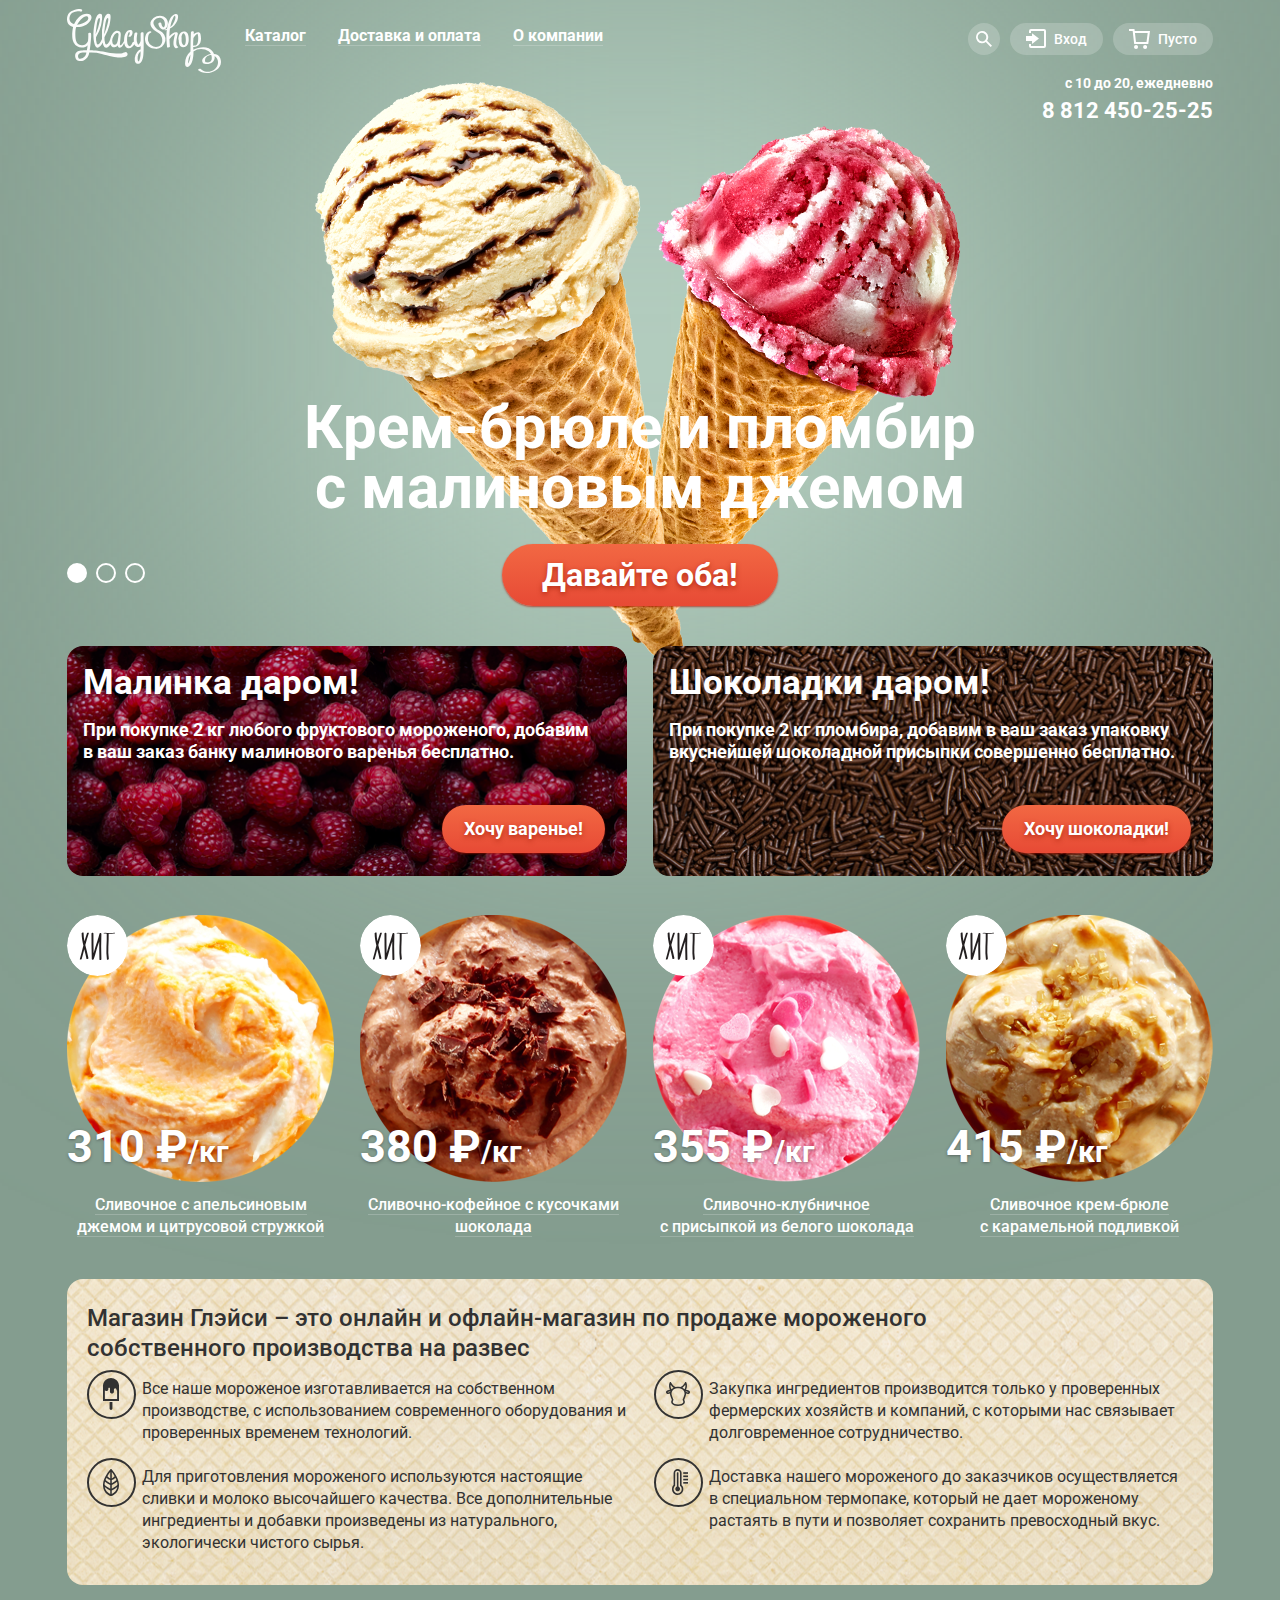
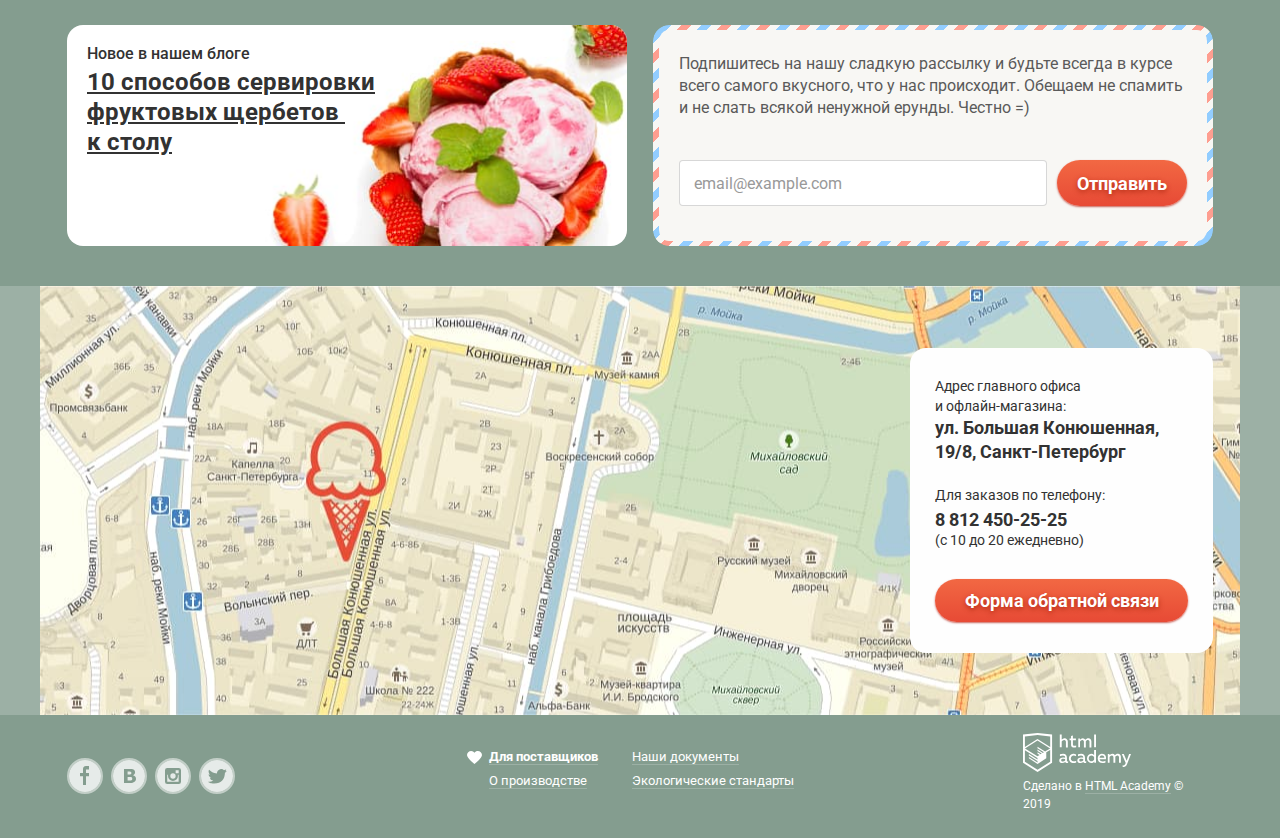
<file: index.html>
<!DOCTYPE html>
<html lang="ru">
<head class="page">
  <meta charset="utf-8" />
  <title>HTML Academy: Глейси</title>
  <link href="https://fonts.googleapis.com/css2?family=Roboto:wght@400;500;700&display=swap" rel="stylesheet" />
  <link rel="stylesheet" href="css/normalize.css" />
  <link rel="stylesheet" href="css/ministyle.css" />
</head>

<body class="page-body page-body-bg1 js-sliderBg">
<header class="header-container">
  <div class="container header">
    <div class="navigation-container">
      <nav class="navigation">
        <a class="main-header-logo" tabindex="1">
          <img src="img/logo.svg" width="154" height="64" alt="Логотип Gllacy Shop" />
        </a>

        <ul class="site-navigation">
          <li class="site-navigation-item dropdown catalog">
            <a class="site-navigation-link" href="" aria-label="Каталог" tabindex="2">Каталог</a>
            <ul class="dropdown-menu-list catalog">
              <li class="dropdown-menu-item selection">
                <a class="dropdown-menu-link selection-text" href="" aria-label="Новинки">Новинки</a>
              </li>
              <li class="dropdown-menu-item">
                <a class="dropdown-menu-link" href="catalog.html" aria-label="Сливочное">Сливочное</a>
              </li>
              <li class="dropdown-menu-item">
                <a class="dropdown-menu-link" href="" aria-label="Щербеты">Щербеты</a>
              </li>
              <li class="dropdown-menu-item">
                <a class="dropdown-menu-link" href="" aria-label="Фруктовый лед">Фруктовый лед</a>
              </li>
              <li class="dropdown-menu-item">
                <a class="dropdown-menu-link" href="" aria-label="Мелорин">Мелорин</a>
              </li>
            </ul>
          </li>
          <li class="site-navigation-item">
            <a class="site-navigation-link" href="" aria-label="Доставка и оплата" tabindex="3">Доставка и оплата</a>
          </li>
          <li class="site-navigation-item">
            <a class="site-navigation-link" href="" aria-label="О компании" tabindex="4">О компании</a>
          </li>
        </ul>
      </nav>

      <div class="navigation-container-item search">
        <a class="site-navigation-button search" aria-label="Кнопка поиска" tabindex="5">
          <svg class="site-navigation-button-img" width="16" height="16" fill="none" xmlns="http://www.w3.org/2000/svg">
            <path
              class="img-stroke"
              d="M16 14.665l-4.921-4.932a6.144 6.144 0 00-.994-8.273 6.113 6.113 0 00-8.307.352 6.141 6.141 0 00-.293 8.328 6.11 6.11 0 008.262.937L14.659 16 16 14.665zm-9.918-4.288a4.245 4.245 0 01-3.928-2.63 4.269 4.269 0 01.922-4.643 4.248 4.248 0 014.632-.923 4.253 4.253 0 012.624 3.936 4.274 4.274 0 01-1.247 3.01 4.256 4.256 0 01-3.003 1.25z"
            />
          </svg>
        </a>
        <div class="navigation-container-popup search">
          <form method="get">
            <label>
              <input class="input-text" type="search" required pattern="[A-Za-zА-Яа-яЁё]" placeholder="Крем-брюле" />
            </label>
            <button type="submit" class="visually-hidden"></button>
          </form>
        </div>
      </div>

      <div class="navigation-container-item login">
        <a class="site-navigation-button" aria-label="Кнопка входа" tabindex="6">
          <svg class="site-navigation-button-img" width="20" height="19" fill="none" xmlns="http://www.w3.org/2000/svg">
            <path class="img-stroke" d="M6.04 14.88l6.92-5.38-6.92-5.37v2.91H0v4.92h6.04v2.92z" />
            <path class="img-stroke" d="M18 0H5a2 2 0 00-2 2v2h2V2h13v15H5v-2H3v2a2 2 0 002 2h13a2 2 0 002-2V2a2 2 0 00-2-2z" />
          </svg>
          <span class="site-navigation-button-text">Вход</span>
        </a>
        <div class="navigation-container-popup login">
          <form method="get">
            <label class="input-text-wrapper">
              <input class="input-text" type="email" name="email" required placeholder="email@example.com" aria-label="Введите email адрес" />
            </label>
            <label class="input-text-wrapper">
              <input class="input-text" type="password" name="password" required placeholder="......" aria-label="Введите пароль" />
            </label>
            <button class="button-general" type="submit" aria-label="Кнопка войти">
              Войти
            </button>
          </form>
          <ul class="login-links">
            <li class="login-links-item">
              <a class="login-links-link" href="" aria-label="Забыли пароль?">Забыли пароль?</a>
            </li>
            <li class="login-links-item">
              <a class="login-links-link" href="" aria-label="Зарегистрироваться">Новая регистрация</a>
            </li>
          </ul>
        </div>
      </div>
      <div class="navigation-container-item basket">
        <a class="site-navigation-button last" tabindex="7" aria-label="Кнопка просмотра карзины">
          <svg class="site-navigation-button-img" width="21" height="20" fill="none" xmlns="http://www.w3.org/2000/svg">
            <path
              class="img-stroke"
              d="M7.034 20a2.008 2.008 0 002.015-2c0-1.105-.902-2-2.015-2a2.008 2.008 0 00-2.016 2c0 1.105.903 2 2.016 2zM16.103 20a2.008 2.008 0 002.015-2c0-1.105-.902-2-2.015-2a2.008 2.008 0 00-2.016 2c0 1.105.903 2 2.016 2zM5.703 2l-.241-2H0v2h3.668l1.511 13h14.108L21 2H5.703zm11.8 11H6.973L5.965 4h12.727l-1.189 9z"
            />
          </svg>
          <span class="site-navigation-button-text">Пусто</span>
        </a>
        <div class="navigation-container-popup basket">
          <form class="basket-form">
            <p class="basket-text">В карзине нет товаров</p>
          </form>
        </div>
      </div>
    </div>

    <div class="site-navigation-info">
      <p class="site-navigation-description">с 10 до 20, ежедневно</p>
      <a class="site-navigation-tel" href="tel:88124502525" aria-label="Позвонить нам на телефон 8 812 450-25-25" tabindex="8">8 812 450-25-25</a>
    </div>
  </div>
</header>

<main class="main-container">
  <h1 class="visually-hidden">Gllacy Shop</h1>

  <div class="container">
    <div class="slider">
      <ul class="slider-list">
        <li class="slider-list-item slide current js-sliderItem">
          <img class="slider-list-img" src="img/slaid-1.png" width="647" height="584" alt="Крем-брюле и пломбир с малиновым джемом" />
          <h2 class="slider-list-title">
            Крем-брюле и пломбир с&nbsp;малиновым джемом
          </h2>
          <a class="slider-list-button button-general" aria-label="Купить крем-брюле и пломбир с малиновым джемом" href="#" tabindex="9">Давайте оба!</a>
        </li>
        <li class="slider-list-item slide js-sliderItem">
          <img class="slider-list-img" src="img/slaid-2.png" width="644" height="582" alt="Шоколадный пломбир и лимонный сорбет" />
          <h2 class="slider-list-title">
            Шоколадный пломбир и&nbsp;лимонный сорбет
          </h2>
          <a class="slider-list-button button-general" aria-label="Купить шоколадный пломбир и лимонный сорбет" href="#">Давайте оба!</a>
        </li>
        <li class="slider-list-item slide js-sliderItem">
          <img class="slider-list-img" src="img/slaid-3.png" width="639" height="582" alt="Пломбир с помадкой и клубничный щербет" />
          <h2 class="slider-list-title">
            Пломбир с помадкой и&nbsp;клубничный щербет
          </h2>
          <a class="slider-list-button button-general" aria-label="Купить пломбир с помадкой и клубничный щербет" href="#">Давайте оба!</a>
        </li>
      </ul>

      <div class="slider-navigation">
        <button class="slider-navigation-button current js-sliderDot" type="button" onclick="current(1)" aria-label="Крем-брюле и пломбир с малиновым джемом"></button>

        <button class="slider-navigation-button js-sliderDot" type="button" onclick="current(2)" aria-label="Шоколадный пломбир и лимонный сорбет"></button>

        <button class="slider-navigation-button js-sliderDot" type="button" onclick="current(3)" aria-label="Пломбир с помадкой и клубничный щербет"></button>
      </div>
    </div>

    <section>
      <ul class="gift-list">
        <li class="gift-list-item gift-list-item-background1">
          <h2 class="gift-list-title">Малинка даром!</h2>
          <p class="gift-list-text">
            При покупке 2 кг любого фруктового мороженого, добавим в&nbsp;ваш&nbsp;заказ банку малинового варенья бесплатно.
          </p>
          <a class="gift-list-link button-general gift-list-link-button" href="#" aria-label="Акция">Хочу варенье!</a>
        </li>
        <li class="gift-list-item gift-list-item-background2">
          <h2 class="gift-list-title">Шоколадки даром!</h2>
          <p class="gift-list-text">
            При покупке 2 кг пломбира, добавим в ваш заказ упаковку вкуснейшей шоколадной присыпки совершенно бесплатно.
          </p>
          <a class="gift-list-link button-general gift-list-link-button" href="#" aria-label="Акция">Хочу шоколадки!</a>
        </li>
      </ul>

      <ul class="product-list">
        <li class="product-list-item product hit">
          <div class="product-img-wrapper">
            <img class="product-img" src="img/product-1.png" width="267" height="267" alt="Хит! Сливочное с апельсиновым джемом и цитрусовой стружкой" />
          </div>
          <strong class="product-price">310 ₽<sub>/кг</sub></strong>
          <h3 class="product-title">
            <a class="links" href="#" aria-label="Хит! Сливочное с апельсиновым джемом и цитрусовой стружкой">Сливочное с апельсиновым джемом и цитрусовой стружкой</a>
          </h3>
          <a class="product-link button-general" href="#" aria-label="Быстрый просмотр">Быстрый просмотр</a>
        </li>

        <li class="product-list-item product hit">
          <div class="product-img-wrapper">
            <img class="product-img" src="img/product-2.png" width="267" height="267" alt="Хит! Сливочно-кофейное с кусочками шоколада" />
          </div>
          <strong class="product-price">380 ₽<sub>/кг</sub></strong>
          <h3 class="product-title">
            <a class="links" href="#" aria-label="Хит! Сливочно-кофейное с кусочками шоколада">Сливочно-кофейное с кусочками шоколада</a>
          </h3>
          <a class="product-link button-general" href="#" aria-label="Быстрый просмотр">Быстрый просмотр</a>
        </li>

        <li class="product-list-item product hit">
          <div class="product-img-wrapper">
            <img class="product-img" src="img/product-3.png" width="267" height="267" alt="Хит! Сливочно-клубничное с присыпкой из белого шоколада" />
          </div>
          <strong class="product-price">355 ₽<sub>/кг</sub></strong>

          <h3 class="product-title">
            <a
              class="links"
              href="#"
              aria-label="Хит! Сливочно-клубничное с присыпкой из белого
                  шоколада"
            >
              Сливочно-клубничное с&nbsp;присыпкой&nbsp;из белого шоколада
            </a>
          </h3>
          <a class="product-link button-general" href="#" aria-label="Быстрый просмотр">Быстрый просмотр</a>
        </li>

        <li class="product-list-item product hit">
          <div class="product-img-wrapper">
            <img class="product-img" src="img/product-4.png" width="267" height="267" alt="Хит! Сливочное крем-брюле с карамельной подливкой" />
          </div>
          <strong class="product-price">415 ₽<sub>/кг</sub></strong>
          <h3 class="product-title">
            <a class="links" href="#" aria-label="Хит! Сливочное крем-брюле с карамельной подливкой">Сливочное крем-брюле с&nbsp;карамельной подливкой</a>
          </h3>
          <a class="product-link button-general" href="#" aria-label="Быстрый просмотр">Быстрый просмотр</a>
        </li>
      </ul>
    </section>

    <section class="info">
      <h2 class="info-title">
        Магазин Глэйси – это онлайн и офлайн-магазин по продаже мороженого собственного производства на развес
      </h2>
      <ul class="info-list">
        <li class="info-list-item ice-cream">
          <p class="info-list-text">
            Все наше мороженое изготавливается на собственном производстве, с использованием современного оборудования и проверенных временем технологий.
          </p>
        </li>

        <li class="info-list-item cow">
          <p class="info-list-text">
            Закупка ингредиентов производится только у проверенных фермерских хозяйств и компаний, с которыми нас связывает долговременное сотрудничество.
          </p>
        </li>
        <li class="info-list-item eco">
          <p class="info-list-text">
            Для приготовления мороженого используются настоящие сливки и молоко высочайшего качества. Все дополнительные ингредиенты и добавки произведены из натурального, экологически чистого сырья.
          </p>
        </li>
        <li class="info-list-item thermometer">
          <p class="info-list-text">
            Доставка нашего мороженого до заказчиков осуществляется в&nbsp;специальном термопаке, который не дает мороженому растаять в пути и позволяет сохранить превосходный вкус.
          </p>
        </li>
      </ul>
    </section>

    <section class="news-container">
      <div class="news">
        <h2 class="news-title">Новое в нашем блоге</h2>
        <a class="news-link links-dark" href="" aria-label="Блог о 10 способах сервировки фруктовых щербетов к столу">10 способов сервировки фруктовых щербетов&nbsp; к&nbsp;столу</a>
      </div>
      <div class="subscription">
        <p class="subscription-text">
          Подпишитесь на нашу сладкую рассылку и будьте всегда в курсе всего самого вкусного, что у нас происходит. Обещаем не спамить и не слать всякой ненужной ерунды. Честно =)
        </p>
        <form class="subscription-form">
          <label class="input-text-wrapper">
            <input class="input-text" type="text" placeholder="email@example.com" aria-label="Введите ваш email для рассылки" />
          </label>
          <button class="subscription-button button-general" aria-label="Кнопка подписаться на рассылку">
            Отправить
          </button>
        </form>
      </div>
    </section>
  </div>

  <section class="map">
    <h2 class="visually-hidden">Карта</h2>
    <iframe class="map-img" src="https://yandex.ru/map-widget/v1/?um=constructor%3Ab862952b17e28c3dd68a494cc4a34456fff32980eb16571f56775f674070cac8&amp;source=constructor"></iframe>
    <div class="container">
      <div class="map-info">
        <p class="map-info-label">
          Адрес главного офиса <br />
          и офлайн-магазина:
        </p>
        <p class="address-text">
          ул. Большая Конюшенная, 19/8, Санкт-Петербург
        </p>
        <p class="map-info-label map-info-label-tel">
          Для заказов по телефону:
        </p>
        <a class="map-info-tel" href="tel:88124502525" aria-label="Позвонить нам на телефон 8 812 450-25-25">8 812 450-25-25</a>
        <p class="map-info-desc">(С 10 до 20 ежедневно)</p>
        <a class="map-info-button button-general js-popupFeedbackBtn" href="blank.html" aria-label="Написать нам">
          Форма обратной связи
        </a>
      </div>
    </div>
  </section>
</main>

<footer class="footer-container">
  <div class="container">
    <ul class="social-networks">
      <li class="social-networks-item">
        <a class="social-networks-link" href="" aria-label="Ссылка на наш Фейсбук">
          <svg class="svg-img" width="36" height="36" fill="none" xmlns="http://www.w3.org/2000/svg">
            <path class="img-stroke" d="M18 35c9.389 0 17-7.611 17-17S27.389 1 18 1 1 8.611 1 18s7.611 17 17 17z" stroke-width="2" />
            <path class="img-circle" d="M18 2a16 16 0 100 32 16 16 0 000-32zm4.06 9.45H19v3.45h3v3.44h-3V27h-3v-8.66h-3V14.9h3v-3.45A3.25 3.25 0 0119 8h3v3.45h.06z" />
          </svg>
        </a>
      </li>
      <li class="social-networks-item">
        <a class="social-networks-link" href="" aria-label=" Ссылка на нашу страницу в Вконтакте">
          <svg class="svg-img" width="36" height="36" fill="none" xmlns="http://www.w3.org/2000/svg">
            <path class="img-stroke" d="M18 35c9.389 0 17-7.611 17-17S27.389 1 18 1 1 8.611 1 18s7.611 17 17 17z" stroke-width="2" />
            <path
              class="img-circle"
              d="M18.64 16.49c.325 0 .648-.06.95-.18a1.2 1.2 0 00.64-.56 2 2 0 00.15-.8 1.55 1.55 0 00-.18-.7 1.05 1.05 0 00-.61-.51 3 3 0 00-1-.17h-2v3h.57c.59-.05 1.08-.06 1.48-.08zM20.12 19.08A4.851 4.851 0 0019 19h-2.39v3.5h2.45a3.23 3.23 0 001.21-.25c.321-.11.593-.33.77-.62a1.9 1.9 0 00.22-.9 1.76 1.76 0 00-.26-1 1.6 1.6 0 00-.88-.65z"
            />
            <path
              class="img-circle"
              d="M18 2a16 16 0 100 32 16 16 0 000-32zm6.6 20.53a3.7 3.7 0 01-1.12 1.33 5.17 5.17 0 01-1.83.88 9.76 9.76 0 01-2.51.27H13V11h5.45c.828-.013 1.656.024 2.48.11.543.084 1.07.253 1.56.5a2.75 2.75 0 011.19 1.09c.265.473.4 1.008.39 1.55a3.08 3.08 0 01-.54 1.8 3.46 3.46 0 01-1.53 1.2v.07a4 4 0 012.18 1.13 3.2 3.2 0 01.8 2.26 3.841 3.841 0 01-.38 1.82z"
            />
          </svg>
        </a>
      </li>

      <li class="social-networks-item">
        <a class="social-networks-link" href="" aria-label="Ссылка на наш Инстаграм">
          <svg class="svg-img" width="36" height="36" fill="none" xmlns="http://www.w3.org/2000/svg">
            <path class="img-stroke" d="M18 35c9.389 0 17-7.611 17-17S27.389 1 18 1 1 8.611 1 18s7.611 17 17 17z" stroke-width="2" />
            <path class="img-circle" d="M22.92 18A4.96 4.96 0 1113 18c.001-.384.048-.767.14-1.14h-.9v6.84h11.4v-6.84h-.9c.1.373.161.755.18 1.14z" />
            <path class="img-circle" d="M18 20.66A2.66 2.66 0 1015.32 18 2.67 2.67 0 0018 20.66zM23.68 12.3h-3.04v3.04h3.04V12.3z" />
            <path class="img-circle" d="M18 2a16 16 0 100 32 16 16 0 000-32zm8 21.7a2.28 2.28 0 01-2.32 2.3h-11.4A2.29 2.29 0 0110 23.7V12.3a2.29 2.29 0 012.28-2.3h11.39A2.29 2.29 0 0126 12.3v11.4z" />
          </svg>
        </a>
      </li>

      <li class="social-networks-item">
        <a class="social-networks-link" href="" aria-label="Ссылка на наш Твиттер">
          <svg class="svg-img" width="36" height="36" fill="none" xmlns="http://www.w3.org/2000/svg">
            <path class="img-stroke" d="M18 35c9.389 0 17-7.611 17-17S27.389 1 18 1 1 8.611 1 18s7.611 17 17 17z" stroke-width="2" />
            <path
              class="img-circle"
              d="M18 2a16 16 0 100 32 16 16 0 000-32zm7.94 12.81c-.25 6.52-3.46 10.83-11 10.7h-.48c-.45 0-4.55-.44-5.35-1.82a7.32 7.32 0 005.12-1.14c-1.05-.29-2.92-.46-3.25-2.85a2.31 2.31 0 001.3.12C11 19 9.53 18.3 9.61 16.17c.418.32.934.482 1.46.46-.77-.23-2.15-3.24-1-4.78 2 1.79 4.07 3.48 7.8 3.64.23-2.21 1.24-3.7 3.17-4.32A3.61 3.61 0 0125 12.31c.74-.23 1.45-.47 2.19-.69a2.21 2.21 0 01-.93 1.71 1.77 1.77 0 001.42-.47 2.9 2.9 0 01-1.74 1.95z"
            />
          </svg>
        </a>
      </li>
    </ul>

    <ul class="footer-info">
      <li class="footer-info-item heart">
        <a class="footer-info-link person links" href="" aria-label="Ссылка на информацию для поставщиков">Для поставщиков</a>
      </li>
      <li class="footer-info-item">
        <a class="footer-info-link links" href="" aria-label="Ссылка на наши документы">Наши документы</a>
      </li>
      <li class="footer-info-item">
        <a class="footer-info-link links" href="" aria-label="Ссылка на информацию о производстве">О производстве</a>
      </li>
      <li class="footer-info-item">
        <a class="footer-info-link links" href="" aria-label="Ссылка на экологические стандарты">Экологические стандарты</a>
      </li>
    </ul>

    <div class="developer">
      <a href="https://htmlacademy.ru/intensive/htmlcss" class="developer-logo">
        <img src="img/logoacademy.svg" width="108" height="39" alt="Логотип HTML Academy" />
      </a>
      <div class="developer-text">
        Сделано в
        <a class="developer-link links" href="https://htmlacademy.ru/intensive/htmlcss" aria-label="Ссылка на разработчиков сайти">HTML Academy</a>
        © 2019
      </div>
    </div>
  </div>
</footer>

<div class="modal-info js-popupFeedback">
  <div class="modal-info-inner">
    <header class="modal-info-header">
      <h2 class="modal-info-title">Мы обязательно вам ответим!</h2>
      <button class="modal-info-close-button js-popupFeedbackCloseBtn" aria-label="Закрыть форму">
        <svg width="18" height="17" fill="none" xmlns="http://www.w3.org/2000/svg">
          <path d="M18 1.417L16.488 0 8.995 7.077 1.5 0 0 1.417l7.494 7.078L0 15.572 1.5 17l7.495-7.077L16.488 17 18 15.572l-7.494-7.077L18 1.418z" fill="#231F20" />
        </svg>
      </button>
    </header>

    <form class="modal-info-form" method="get">
      <label class="modal-info-form-item">
        <input class="modal-info-input input-text" type="text" required pattern="[A-Za-zА-Яа-яЁё]" placeholder="Имя Фамилия" aria-label="Поле для ввода имени и фамилии" />
      </label>
      <label class="modal-info-form-item">
        <input class="modal-info-input input-text" type="email" name="email" required placeholder="email@example.com" aria-label="Поле для ввода email адреса" />
      </label>
      <label class="modal-info-form-item">
        <textarea class="modal-info-textarea input-text" name="comment" cols="50" rows="6" required placeholder="В свободной форме" aria-label="Поле для ввода сообщения"></textarea>
      </label>
      <button class="modal-info-form-button button-general" type="submit" formaction="#" aria-label="Кнопка отправить сообщение">
        Отправить
      </button>
    </form>
  </div>
</div>
<script src="./js/miniscript.js"></script>
</body>
</html>
</file>
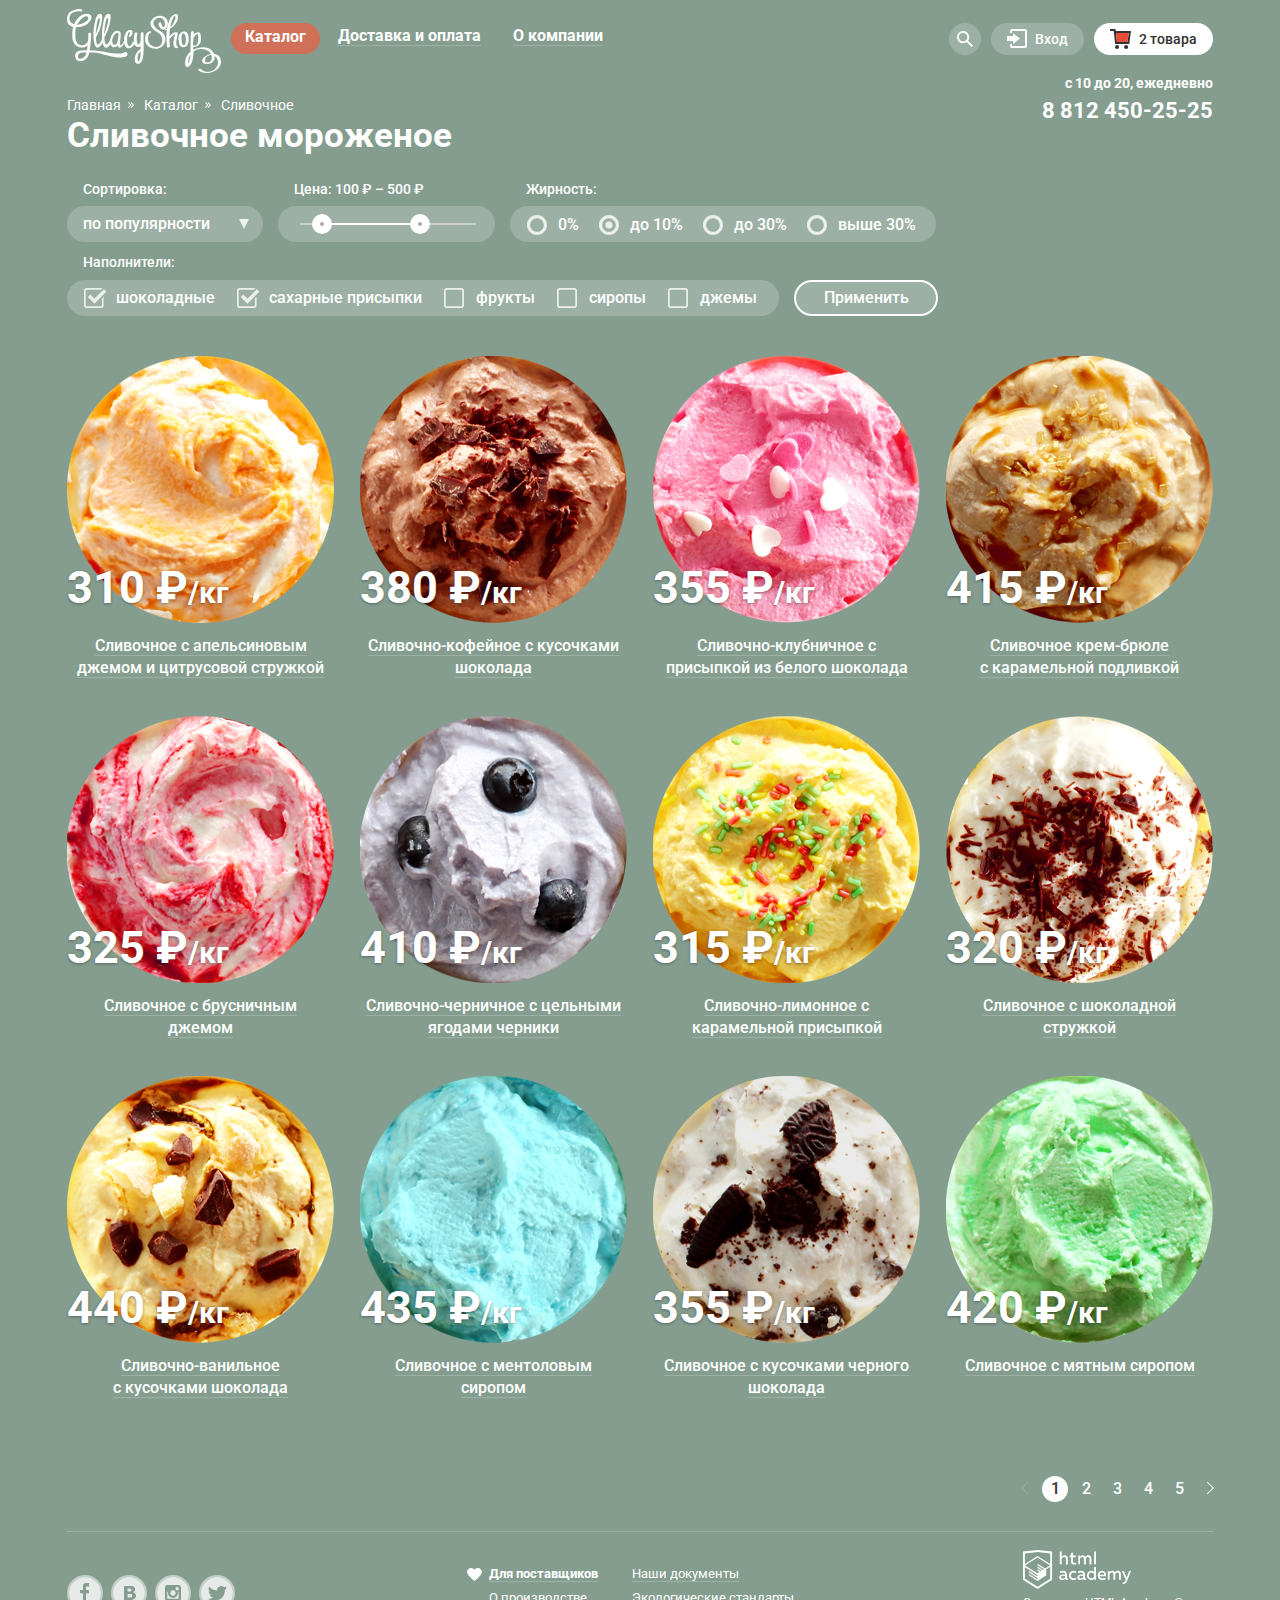
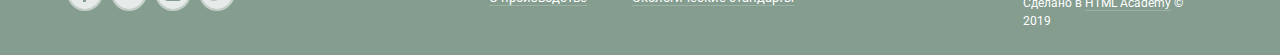
<file: catalog.html>
<!DOCTYPE html>
<html class="page" lang="ru">
<head class="page">
  <meta charset="utf-8" />
  <title>HTML Academy: Глейси</title>
  <link href="https://fonts.googleapis.com/css2?family=Roboto:wght@400;500;700&display=swap" rel="stylesheet" />
  <link rel="stylesheet" href="css/normalize.css" />
  <link rel="stylesheet" href="css/ministyle.css" />
</head>

<body class="page-body">
<header class="header-container">
  <div class="container header">
    <div class="navigation-container">
      <nav class="navigation">
        <a href="index.html" class="main-header-logo" tabindex="1">
          <img src="img/logo.svg" width="154" height="64" alt="Логотип Gllacy Shop" />
        </a>

        <ul class="site-navigation">
          <li class="site-navigation-item catalog">
            <a class="site-navigation-link site-navigation-link-active" href="" aria-label="Каталог" tabindex="2">Каталог</a>
            <ul class="dropdown-menu-list catalog">
              <li class="dropdown-menu-item selection">
                <a class="dropdown-menu-link selection-text" href="" aria-label="Новинки">Новинки</a>
              </li>
              <li class="dropdown-menu-item dropdown-menu-item-active">
                <a class="dropdown-menu-link dropdown-menu-link-active" href="" aria-label="Сливочное">Сливочное</a>
              </li>
              <li class="dropdown-menu-item">
                <a class="dropdown-menu-link" href="" aria-label="Щербеты">Щербеты</a>
              </li>
              <li class="dropdown-menu-item">
                <a class="dropdown-menu-link" href="" aria-label="Фруктовый лед">Фруктовый лед</a>
              </li>
              <li class="dropdown-menu-item">
                <a class="dropdown-menu-link" href="" aria-label="Мелорин">Мелорин</a>
              </li>
            </ul>
          </li>
          <li class="site-navigation-item">
            <a class="site-navigation-link" href="" aria-label="Доставка и оплата" tabindex="3">Доставка и оплата</a>
          </li>
          <li class="site-navigation-item">
            <a class="site-navigation-link" href="" aria-label="О компании" tabindex="4">О компании</a>
          </li>
        </ul>
      </nav>

      <div class="navigation-container-item search">
        <a class="site-navigation-button search" aria-label="Кнопка поиска" tabindex="5">
          <svg class="site-navigation-button-img" width="16" height="16" fill="none" xmlns="http://www.w3.org/2000/svg">
            <path
              class="img-stroke"
              d="M16 14.665l-4.921-4.932a6.144 6.144 0 00-.994-8.273 6.113 6.113 0 00-8.307.352 6.141 6.141 0 00-.293 8.328 6.11 6.11 0 008.262.937L14.659 16 16 14.665zm-9.918-4.288a4.245 4.245 0 01-3.928-2.63 4.269 4.269 0 01.922-4.643 4.248 4.248 0 014.632-.923 4.253 4.253 0 012.624 3.936 4.274 4.274 0 01-1.247 3.01 4.256 4.256 0 01-3.003 1.25z"
            />
          </svg>
        </a>
        <div class="navigation-container-popup search">
          <form method="get">
            <label>
              <input class="input-text" type="search" required pattern="[A-Za-zА-Яа-яЁё]" placeholder="Крем-брюле" />
            </label>
            <button type="submit" class="visually-hidden"></button>
          </form>
        </div>
      </div>

      <div class="navigation-container-item login">
        <a class="site-navigation-button" aria-label="Кнопка входа" tabindex="6">
          <svg class="site-navigation-button-img" width="20" height="19" fill="none" xmlns="http://www.w3.org/2000/svg">
            <path class="img-stroke" d="M6.04 14.88l6.92-5.38-6.92-5.37v2.91H0v4.92h6.04v2.92z" />
            <path class="img-stroke" d="M18 0H5a2 2 0 00-2 2v2h2V2h13v15H5v-2H3v2a2 2 0 002 2h13a2 2 0 002-2V2a2 2 0 00-2-2z" />
          </svg>
          <span class="site-navigation-button-text">Вход</span>
        </a>
        <div class="navigation-container-popup login">
          <form method="get">
            <label class="input-text-wrapper">
              <input class="input-text" type="email" name="email" required placeholder="email@example.com" aria-label="Введите email адрес" />
            </label>
            <label class="input-text-wrapper">
              <input class="input-text" type="password" name="password" required placeholder="......" aria-label="Введите пароль" />
            </label>
            <button class="button-general" type="submit" aria-label="Кнопка войти">
              Войти
            </button>
          </form>
          <ul class="login-links">
            <li class="login-links-item">
              <a class="login-links-link" href="" aria-label="Забыли пароль?">Забыли пароль?</a>
            </li>
            <li class="login-links-item">
              <a class="login-links-link" href="" aria-label="Зарегистрироваться">Новая регистрация</a>
            </li>
          </ul>
        </div>
      </div>

      <div class="navigation-container-item basket">
        <a class="site-navigation-button last have-goods" tabindex="7" aria-label="Кнопка просмотра карзины">
          <svg class="site-navigation-button-img" width="21" height="20" fill="none" xmlns="http://www.w3.org/2000/svg">
            <path
              class="img-stroke"
              d="M7.034 20a2.008 2.008 0 002.015-2c0-1.105-.902-2-2.015-2a2.008 2.008 0 00-2.016 2c0 1.105.903 2 2.016 2zM16.103 20a2.008 2.008 0 002.015-2c0-1.105-.902-2-2.015-2a2.008 2.008 0 00-2.016 2c0 1.105.903 2 2.016 2zM5.703 2l-.241-2H0v2h3.668l1.511 13h14.108L21 2H5.703zm11.8 11H6.973L5.965 4h12.727l-1.189 9z"
            />
            <path class="img-fill-basket-red" d="M5.935 4.03L6.973 13h10.53l1.19-8.97H5.934z" />
          </svg>
          <span class="site-navigation-button-text">2 товара</span>
        </a>
        <div class="navigation-container-popup basket">
          <form class="basket-form">
            <ul class="basket-list">
              <li class="basket-item">
                <button class="basket-item-remove" title="Удалить из корзины">
                  <svg xmlns="http://www.w3.org/2000/svg" width="11" height="11" viewBox="0 0 11 11">
                    <path fill="currentColor" d="M10.979.728l-.708-.707L5.5 4.792.729.021.021.728 4.793 5.5.021 10.271l.707.708L5.5 6.207l4.771 4.772.708-.708L6.207 5.5z" />
                  </svg>
                </button>

                <img class="basket-img" src="img/product-1.png" width="33" height="33" alt="Пломбир с апельсиновым джемом" />
                <p class="basket-product-name">
                  Пломбир с апельсиновым джемом
                </p>
                <p class="basket-product-weight">
                  <span>1,5 кг</span> х
                  <span class="basket-product-price">200 руб.</span>
                </p>
                <p class="basket-cost">300 руб.</p>
              </li>
              <li class="basket-item">
                <button class="basket-item-remove" title="Удалить из корзины">
                  <svg xmlns="http://www.w3.org/2000/svg" width="11" height="11" viewBox="0 0 11 11">
                    <path fill="currentColor" d="M10.979.728l-.708-.707L5.5 4.792.729.021.021.728 4.793 5.5.021 10.271l.707.708L5.5 6.207l4.771 4.772.708-.708L6.207 5.5z" />
                  </svg>
                </button>
                <img class="basket-img" src="img/product-3.png" width="33" height="33" alt="Клубничный пломбир с присыпкой из белого шоколада" />
                <p class="basket-product-name">
                  Клубничный пломбир с присыпкой из белого шоколада
                </p>
                <p class="basket-product-weight">
                  <span>1,5 кг</span> х
                  <span class="basket-product-price">300 руб.</span>
                </p>
                <p class="basket-cost">450 руб.</p>
              </li>
            </ul>
            <p class="basket-text">Итого: <span class="basket-total">750 руб.</span></p>
            <button class="basket-button button-general" type="submit" aria-label="Кнопка оформления заказа">
              Оформить заказ
            </button>
          </form>
        </div>
      </div>
    </div>

    <div class="site-navigation-info">
      <p class="site-navigation-description">С 10 до 20, ежедневно</p>
      <a class="site-navigation-tel" href="tel:88124502525" aria-label="Позвонить нам на телефон 8 812 450-25-25" tabindex="8">8 812 450-25-25</a>
    </div>
  </div>
  <nav class="breadcrumbs-crumbs container">
    <ul class="breadcrumbs-crumbs-road">
      <li class="breadcrumbs-crumbs-item">
        <a class="breadcrumbs-crumbs-link" href="index.html" aria-label="Главная" tabindex="9">Главная</a>
      </li>

      <li class="breadcrumbs-crumbs-item">
        <a class="breadcrumbs-crumbs-link" href="#" aria-label="Каталог" tabindex="10">Каталог</a>
      </li>
      <li class="breadcrumbs-crumbs-item">
        <span class="breadcrumbs-crumbs-text">Сливочное</span>
      </li>
    </ul>
    <h1 class="breadcrumbs-crumbs-title">Сливочное мороженое</h1>
  </nav>
</header>

<main class="main-container container">
  <h2 class="visually-hidden">Gllacy Shop</h2>
  <div class="catalog-filter">
    <form class="filter" action="https://echo.htmlacademy.ru" method="get">
      <fieldset class="filter-item">
        <legend class="filter-title">Сортировка:</legend>
        <label class="form-select">
          <select class="form-select-input" tabindex="11">
            <option class="form-select-optional" value="По популярности">По популярности </option>
            <option class="form-select-optional" value="Сначала недорогие">Сначала недорогие </option>
            <option class="form-select-optional" value="Сначала дорогие">Сначала дорогие </option>
            <option class="form-select-optional" value="По жирности">По жирности </option>
          </select>
        </label>
      </fieldset>

      <fieldset class="filter-item">
        <legend class="filter-title">
          Цена: 100 ₽ – 500 ₽
        </legend>

        <div class="filter-item-row outline">
          <div class="form-slider" id="slider-distance">
            <div class="form-slider-info">
              <div class="form-slider-info-inverse left"></div>
              <div class="form-slider-info-inverse right"></div>
              <div class="form-slider-info-range"></div>
              <span class="form-slider-info-thumb thumb-left" tabindex="12"></span>
              <span class="form-slider-info-thumb thumb-right" tabindex="13"></span>
            </div>
          </div>
        </div>
      </fieldset>

      <fieldset class="filter-item">
        <legend class="filter-title">Жирность:</legend>
        <div class="filter-item-row outline">
          <div class="filter-item-radio">
            <input class="form-radio" type="radio" name="fat" value="0-percent" id="filter-0-percent" tabindex="14" />
            <label class="form-label" for="filter-0-percent">0%</label>
          </div>

          <div class="filter-item-radio">
            <input class="form-radio" type="radio" name="fat" value="up-to-10-percent" id="filter-up-to-10-percent" checked />
            <label class="form-label" for="filter-up-to-10-percent">До 10%</label>
          </div>

          <div class="filter-item-radio">
            <input class="form-radio" type="radio" name="fat" value="up-to-30-percent" id="filter-up-to-30-percent" />
            <label class="form-label" for="filter-up-to-30-percent">До 30%</label>
          </div>

          <div class="filter-item-radio">
            <input class="form-radio" type="radio" name="fat" value="above-30-percent" id="filter-above-30-percent" />
            <label class="form-label" for="filter-above-30-percent">Выше 30%</label>
          </div>
        </div>
      </fieldset>

      <fieldset class="filter-item new-line">
        <legend class="filter-title filter-title-checkbox">Наполнители:</legend>

        <div class="filter-item-row outline">
          <div class="filter-item-checkbox">
            <input class="form-checkbox" type="checkbox" name="chocolate" id="filter-chocolate" checked />
            <label class="form-label" for="filter-chocolate">Шоколадные</label>
          </div>

          <div class="filter-item-checkbox">
            <input class="form-checkbox" type="checkbox" name="sugar-powders" id="filter-sugar-powders" checked />
            <label class="form-label" for="filter-sugar-powders">Сахарные присыпки</label>
          </div>

          <div class="filter-item-checkbox">
            <input class="form-checkbox" type="checkbox" name="fruits" id="filter-fruits" />
            <label class="form-label" for="filter-fruits">Фрукты</label>
          </div>

          <div class="filter-item-checkbox">
            <input class="form-checkbox" type="checkbox" name="syrups" id="filter-syrups" />
            <label class="form-label" for="filter-syrups">Сиропы</label>
          </div>

          <div class="filter-item-checkbox">
            <input class="form-checkbox" type="checkbox" name="jams" id="filter-jams" />
            <label class="form-label" for="filter-jams">Джемы</label>
          </div>
        </div>
      </fieldset>
      <button class="filter-button" type="submit">Применить</button>
    </form>
  </div>

  <section class="product-catalog">
    <ul class="product-list">
      <li class="product-list-item product">
        <div class="product-img-wrapper">
          <img class="product-img" src="img/product-1.png" width="267" height="267" alt="Сливочное с апельсиновым джемом и цитрусовой стружкой" />
        </div>
        <strong class="product-price">310 ₽<sub>/кг</sub></strong>
        <h3 class="product-title">
          <a class="links" href="#" aria-label="Сливочное с апельсиновым джемом и цитрусовой стружкой"> Сливочное с апельсиновым джемом и цитрусовой стружкой</a>
        </h3>
        <a class="product-link button-general" href="#" aria-label="Быстрый просмотр">Быстрый просмотр</a>
      </li>

      <li class="product-list-item product">
        <div class="product-img-wrapper">
          <img class="product-img" src="img/product-2.png" width="267" height="267" alt="Сливочно-кофейное с кусочками шоколада" />
        </div>
        <strong class="product-price">380 ₽<sub>/кг</sub></strong>
        <h3 class="product-title">
          <a class="links" href="#" aria-label="Сливочно-кофейное с кусочками шоколада">Сливочно-кофейное с кусочками шоколада</a>
        </h3>
        <a class="product-link button-general" href="#" aria-label="Быстрый просмотр">Быстрый просмотр</a>
      </li>

      <li class="product-list-item product">
        <div class="product-img-wrapper">
          <img class="product-img" src="img/product-3.png" width="267" height="267" alt="Сливочно-клубничное с присыпкой из белого шоколада" />
        </div>
        <strong class="product-price">355 ₽<sub>/кг</sub></strong>

        <h3 class="product-title">
          <a class="links" href="#" aria-label="Сливочно-клубничное с присыпкой из белого шоколада">Сливочно-клубничное с присыпкой&nbsp;из белого шоколада</a>
        </h3>
        <a class="product-link button-general" href="#" aria-label="Быстрый просмотр">Быстрый просмотр</a>
      </li>

      <li class="product-list-item product">
        <div class="product-img-wrapper">
          <img class="product-img" src="img/product-4.png" width="267" height="267" alt="Сливочное крем-брюле с карамельной подливкой" />
        </div>
        <strong class="product-price">415 ₽<sub>/кг</sub></strong>
        <h3 class="product-title">
          <a class="links" href="#" aria-label="Сливочное крем-брюле с карамельной подливкой">Сливочное крем-брюле с&nbsp;карамельной подливкой</a>
        </h3>
        <a class="product-link button-general" href="#" aria-label="Быстрый просмотр">Быстрый просмотр</a>
      </li>

      <li class="product-list-item product">
        <div class="product-img-wrapper">
          <img class="product-img" src="img/product-5.png" width="267" height="267" alt="Сливочное с брусничным джемом" />
        </div>
        <strong class="product-price">325 ₽<sub>/кг</sub></strong>
        <h3 class="product-title">
          <a class="links" href="#" aria-label="Сливочное с брусничным джемом</a">
            Сливочное с брусничным<br />
            джемом
          </a>
        </h3>
        <a class="product-link button-general" href="#" aria-label="Быстрый просмотр">Быстрый просмотр</a>
      </li>

      <li class="product-list-item product">
        <div class="product-img-wrapper">
          <img class="product-img" src="img/product-6.png" width="267" height="267" alt="Сливочно-черничное с цельными ягодами черники" />
        </div>
        <strong class="product-price">410 ₽<sub>/кг</sub></strong>
        <h3 class="product-title">
          <a class="links" href="#" aria-label="Сливочно-черничное с цельными ягодами черники">Сливочно-черничное с цельными ягодами черники</a>
        </h3>
        <a class="product-link button-general" href="#" aria-label="Быстрый просмотр">Быстрый просмотр</a>
      </li>

      <li class="product-list-item product">
        <div class="product-img-wrapper">
          <img class="product-img" src="img/product-7.png" width="267" height="267" alt="Сливочно-лимонное с карамельной присыпкой" />
        </div>
        <strong class="product-price">315 ₽<sub>/кг</sub></strong>
        <h3 class="product-title">
          <a class="links" href="#" aria-label="Сливочно-лимонное с карамельной присыпкой">Сливочно-лимонное с карамельной присыпкой</a>
        </h3>
        <a class="product-link button-general" href="#" aria-label="Быстрый просмотр">Быстрый просмотр</a>
      </li>

      <li class="product-list-item product">
        <div class="product-img-wrapper">
          <img class="product-img" src="img/product-8.png" width="267" height="267" alt="Сливочное с шоколадной стружкой" />
        </div>
        <strong class="product-price">320 ₽<sub>/кг</sub></strong>
        <h3 class="product-title">
          <a class="links" href="#" aria-label="Сливочное с шоколадной стружкой">
            Сливочное с шоколадной<br />
            стружкой
          </a>
        </h3>
        <a class="product-link button-general" href="#" aria-label="Быстрый просмотр">Быстрый просмотр</a>
      </li>

      <li class="product-list-item product">
        <div class="product-img-wrapper">
          <img class="product-img" src="img/product-9.png" width="267" height="267" alt="Сливочно-ванильное с кусочками шоколада" />
        </div>
        <strong class="product-price">440 ₽<sub>/кг</sub></strong>
        <h3 class="product-title">
          <a class="links" href="#" aria-label="Сливочно-ванильное с кусочками шоколада">Сливочно-ванильное с&nbsp;кусочками&nbsp;шоколада</a>
        </h3>
        <a class="product-link button-general" href="#" aria-label="Быстрый просмотр">Быстрый просмотр</a>
      </li>

      <li class="product-list-item product">
        <div class="product-img-wrapper">
          <img class="product-img" src="img/product-10.png" width="267" height="267" alt="Сливочноe с ментоловым сиропом" />
        </div>
        <strong class="product-price">435 ₽<sub>/кг</sub></strong>
        <h3 class="product-title">
          <a class="links" href="#" aria-label="Сливочноe с ментоловым сиропом">
            Сливочноe с ментоловым<br />
            сиропом
          </a>
        </h3>
        <a class="product-link button-general" href="#" aria-label="Быстрый просмотр">Быстрый просмотр</a>
      </li>

      <li class="product-list-item product">
        <div class="product-img-wrapper">
          <img class="product-img" src="img/product-11.png" width="267" height="267" alt="Сливочное с кусочками черного шоколада" />
        </div>
        <strong class="product-price">355 ₽<sub>/кг</sub></strong>
        <h3 class="product-title">
          <a class="links" href="#" aria-label="Сливочное с кусочками черного шоколада">Сливочное с кусочками черного шоколада</a>
        </h3>
        <a class="product-link button-general" href="#" aria-label="Быстрый просмотр">Быстрый просмотр</a>
      </li>

      <li class="product-list-item product">
        <div class="product-img-wrapper">
          <img class="product-img" src="img/product-12.png" width="267" height="267" alt="Сливочное с мятным сиропом" />
        </div>
        <strong class="product-price">420 ₽<sub>/кг</sub></strong>
        <h3 class="product-title">
          <a class="links" href="#" aria-label="Сливочное с мятным сиропом">Сливочное с мятным сиропом</a>
        </h3>
        <a class="product-link button-general" href="#" aria-label="Быстрый просмотр">Быстрый просмотр</a>
      </li>
    </ul>

    <ul class="page-navigation">
      <li class="page-navigation-item">
        <a class="page-navigation-link" href="" aria-label="Перейти на предыдущую страницу">
          <svg width="7" height="12" fill="none" xmlns="http://www.w3.org/2000/svg">
            <path
              class="page-navigation-arrow disable"
              d="M.159 6.341l5.909 5.51a.57.57 0 00.386.149.57.57 0 00.387-.149.498.498 0 00.159-.355.47.47 0 00-.041-.192.5.5 0 00-.118-.163l-5.533-5.14L6.841.831a.47.47 0 000-.71.575.575 0 00-.387-.12.538.538 0 00-.376.15l-5.92 5.48a.47.47 0 000 .71z"
            />
          </svg>
        </a>
      </li>
      <li class="page-navigation-item">
        <a class="page-navigation-link page-navigation-link-active" href="" aria-label="Вы находитесь на странице 1">1</a>
      </li>
      <li class="page-navigation-item">
        <a class="page-navigation-link" href="" aria-label="Перейти на страницу 2 каталога">2</a>
      </li>
      <li class="page-navigation-item">
        <a class="page-navigation-link" href="" aria-label="Перейти на страницу 3 каталога">3</a>
      </li>
      <li class="page-navigation-item">
        <a class="page-navigation-link" href="" aria-label="Перейти на страницу 4 каталога">4</a>
      </li>
      <li class="page-navigation-item">
        <a class="page-navigation-link" href="" aria-label="Перейти на страницу 5 каталога">5</a>
      </li>
      <li class="page-navigation-item">
        <a class="page-navigation-link" href="" aria-label="Перейти на следующую страницу">
          <svg width="7" height="12" fill="none" xmlns="http://www.w3.org/2000/svg">
            <path
              class="page-navigation-arrow"
              d="M6.841 5.659L.932.149A.57.57 0 00.546 0a.57.57 0 00-.387.149.47.47 0 000 .71l5.533 5.14-5.533 5.17a.498.498 0 00-.159.355.47.47 0 00.041.192.5.5 0 00.118.163.575.575 0 00.387.12.538.538 0 00.376-.15l5.92-5.48a.47.47 0 000-.71z"
            />
          </svg>
        </a>
      </li>
    </ul>
  </section>
</main>

<footer class="footer-container">
  <div class="container delimiter">
    <ul class="social-networks">
      <li class="social-networks-item">
        <a class="social-networks-link" href="" aria-label="Ссылка на наш Фейсбук">
          <svg class="svg-img" width="36" height="36" fill="none" xmlns="http://www.w3.org/2000/svg">
            <path class="img-stroke" d="M18 35c9.389 0 17-7.611 17-17S27.389 1 18 1 1 8.611 1 18s7.611 17 17 17z" stroke-width="2" />
            <path class="img-circle" d="M18 2a16 16 0 100 32 16 16 0 000-32zm4.06 9.45H19v3.45h3v3.44h-3V27h-3v-8.66h-3V14.9h3v-3.45A3.25 3.25 0 0119 8h3v3.45h.06z" />
          </svg>
        </a>
      </li>
      <li class="social-networks-item">
        <a class="social-networks-link" href="" aria-label=" Ссылка на нашу страницу в Вконтакте">
          <svg class="svg-img" width="36" height="36" fill="none" xmlns="http://www.w3.org/2000/svg">
            <path class="img-stroke" d="M18 35c9.389 0 17-7.611 17-17S27.389 1 18 1 1 8.611 1 18s7.611 17 17 17z" stroke-width="2" />
            <path
              class="img-circle"
              d="M18.64 16.49c.325 0 .648-.06.95-.18a1.2 1.2 0 00.64-.56 2 2 0 00.15-.8 1.55 1.55 0 00-.18-.7 1.05 1.05 0 00-.61-.51 3 3 0 00-1-.17h-2v3h.57c.59-.05 1.08-.06 1.48-.08zM20.12 19.08A4.851 4.851 0 0019 19h-2.39v3.5h2.45a3.23 3.23 0 001.21-.25c.321-.11.593-.33.77-.62a1.9 1.9 0 00.22-.9 1.76 1.76 0 00-.26-1 1.6 1.6 0 00-.88-.65z"
            />
            <path
              class="img-circle"
              d="M18 2a16 16 0 100 32 16 16 0 000-32zm6.6 20.53a3.7 3.7 0 01-1.12 1.33 5.17 5.17 0 01-1.83.88 9.76 9.76 0 01-2.51.27H13V11h5.45c.828-.013 1.656.024 2.48.11.543.084 1.07.253 1.56.5a2.75 2.75 0 011.19 1.09c.265.473.4 1.008.39 1.55a3.08 3.08 0 01-.54 1.8 3.46 3.46 0 01-1.53 1.2v.07a4 4 0 012.18 1.13 3.2 3.2 0 01.8 2.26 3.841 3.841 0 01-.38 1.82z"
            />
          </svg>
        </a>
      </li>

      <li class="social-networks-item">
        <a class="social-networks-link" href="" aria-label="Ссылка на наш Инстаграм">
          <svg class="svg-img" width="36" height="36" fill="none" xmlns="http://www.w3.org/2000/svg">
            <path class="img-stroke" d="M18 35c9.389 0 17-7.611 17-17S27.389 1 18 1 1 8.611 1 18s7.611 17 17 17z" stroke-width="2" />
            <path class="img-circle" d="M22.92 18A4.96 4.96 0 1113 18c.001-.384.048-.767.14-1.14h-.9v6.84h11.4v-6.84h-.9c.1.373.161.755.18 1.14z" />
            <path class="img-circle" d="M18 20.66A2.66 2.66 0 1015.32 18 2.67 2.67 0 0018 20.66zM23.68 12.3h-3.04v3.04h3.04V12.3z" />
            <path class="img-circle" d="M18 2a16 16 0 100 32 16 16 0 000-32zm8 21.7a2.28 2.28 0 01-2.32 2.3h-11.4A2.29 2.29 0 0110 23.7V12.3a2.29 2.29 0 012.28-2.3h11.39A2.29 2.29 0 0126 12.3v11.4z" />
          </svg>
        </a>
      </li>

      <li class="social-networks-item">
        <a class="social-networks-link" href="" aria-label="Ссылка на наш Твиттер">
          <svg class="svg-img" width="36" height="36" fill="none" xmlns="http://www.w3.org/2000/svg">
            <path class="img-stroke" d="M18 35c9.389 0 17-7.611 17-17S27.389 1 18 1 1 8.611 1 18s7.611 17 17 17z" stroke-width="2" />
            <path
              class="img-circle"
              d="M18 2a16 16 0 100 32 16 16 0 000-32zm7.94 12.81c-.25 6.52-3.46 10.83-11 10.7h-.48c-.45 0-4.55-.44-5.35-1.82a7.32 7.32 0 005.12-1.14c-1.05-.29-2.92-.46-3.25-2.85a2.31 2.31 0 001.3.12C11 19 9.53 18.3 9.61 16.17c.418.32.934.482 1.46.46-.77-.23-2.15-3.24-1-4.78 2 1.79 4.07 3.48 7.8 3.64.23-2.21 1.24-3.7 3.17-4.32A3.61 3.61 0 0125 12.31c.74-.23 1.45-.47 2.19-.69a2.21 2.21 0 01-.93 1.71 1.77 1.77 0 001.42-.47 2.9 2.9 0 01-1.74 1.95z"
            />
          </svg>
        </a>
      </li>
    </ul>

    <ul class="footer-info">
      <li class="footer-info-item heart">
        <a class="footer-info-link person links" href="" aria-label="Ссылка на информацию для поставщиков">Для поставщиков</a>
      </li>
      <li class="footer-info-item">
        <a class="footer-info-link links" href="" aria-label="Ссылка на наши документы">Наши документы</a>
      </li>
      <li class="footer-info-item">
        <a class="footer-info-link links" href="" aria-label="Ссылка на информацию о производстве">О производстве</a>
      </li>
      <li class="footer-info-item">
        <a class="footer-info-link links" href="" aria-label="Ссылка на экологические стандарты">Экологические стандарты</a>
      </li>
    </ul>

    <div class="developer">
      <a href="https://htmlacademy.ru/intensive/htmlcss" class="developer-logo">
        <img src="img/logoacademy.svg" width="108" height="39" alt="Логотип HTML Academy" />
      </a>
      <div class="developer-text">
        Сделано в
        <a class="developer-link links" href="https://htmlacademy.ru/intensive/htmlcss" aria-label="Ссылка на разработчиков сайти">HTML Academy</a>
        © 2019
      </div>
    </div>
  </div>
</footer>
<script src="./js/miniscript.js"></script>
</body>
</html>
</file>
<file: css/ministyle.css>
:root{--basic-white:#ffffff;--color2:#323232;--color3:rgba(255, 255, 255, 0.2);--color4:linear-gradient(180deg, #f26843 0%, #e74a35 100%);--color5:#231f20;--color6:rgba(255, 255, 255, 0.5);--color7:#353535;--color8:rgba(255, 255, 255, 0.8);--color9:#5a5a5a;--color10:#849d8f;--color11:#8996a6;--color12:#999999;--color13:#9d8b84;--color14:rgba(178, 178, 178, 0.52);--color15:rgba(215, 242, 227, 0.75);--color16:rgba(218, 228, 239, 0.75);--color17:#e84d37;--color18:rgba(239, 224, 218, 0.75);--color19:#f8f7f4;--color20:#fbfcfb;--color21:#fefefe;--color22:rgba(50, 50, 50, 0.2);--color23:#fbded7;--color24:rgba(50, 50, 50, 0.3);--color25:#d3d3d2;--color26:rgba(0, 0, 0, 0.3);--color27:#ababab;--color28:#000000;--color29:#343434;--color30:#d07058;--color31:#ecf1ee;--color32:rgba(248, 247, 244, 0.5);--color33:linear-gradient(180deg, rgba(255, 255, 255, 0.2) 0%, rgba(255, 255, 255, 0) 100%);--color34:#2c2829;--color35:#cacac7;--color36:#c4c4c4;--color37:#1e90ff;--color38:rgba(160, 32, 11, 0.76);--color39:rgba(172, 16, 0, 0.64);--color40:linear-gradient(0deg, rgba(255, 255, 255, 0.2), rgba(255, 255, 255, 0.2)),linear-gradient(180deg, #f26843 0%, #e74a35 100%);--color41:linear-gradient(0deg, rgba(0, 0, 0, 0.07), rgba(0, 0, 0, 0.07)),linear-gradient(180deg, #f26843 0%, #e74a35 100%);--color42:#ac1000;--color43:#942718;--color44:rgba(49, 50, 53, 0.5);--color45:#fefefe;--color46:#f6b5a5;--color47:#ededed;--color48:#696969;--color49:rgba(46, 136, 228, 0.52);--color50:#ffbc9e;--color51:rgba(255, 188, 158, 0.3);--color52:rgba(232, 77, 55, 0.3);--color53:rgba(0, 0, 0, 0.4);--color54:rgba(255, 255, 255, 0.4);--color55:rgba(255, 255, 255, 0.7);--color56:repeating-linear-gradient(-45deg, #f8f7f4, #f8f7f4 7px, #92cdff 7px, #92cdff 14px, #f8f7f4 14px, #f8f7f4 21px, #fe9e90 21px, #fe9e90 28px);--color57:#cad4cd;--color58:rgba(0, 0, 0, 0.2);--a-color:var(--basic-white);--body-color:var(--basic-white);--background-color-body-bg1:var(--color10);--background-color-body-bg2:var(--color11);--background-color-body-bg3:var(--color13);--input-text-color:var(--color2);--input-text-placeholder-color:var(--color12);--input-text-border:var(--color14);--input-text-focus:var(--color49);--input-text-hover:var(--color14);--links-text:var(--basic-white);--links-decoration-color:var(--color3);--links-text-hover:var(--color50);--links-hover-decoration-color:var(--color51);--links-text-active:var(--color50);--links-active-decoration-color:var(--color51);--links-dark-text:var(--color2);--links-dark-decoration-color:var(--color24);--links-dark-text-hover:var(--color17);--links-dark-hover-decoration-color:var(--color52);--links-dark-text-active:var(--color17);--links-dark-active-decoration-color:var(--color52);--site-navigation-link-background-active:var(--color47);--site-navigation-link-box-shadow-active:var(--color48);--site-navigation-link-decoration-color:var(--color3);--site-navigation-link-active:var(--color30);--site-navigation-link-active-color:var(--basic-white);--site-navigation-button-text-hover:var(--color2);--site-navigation-button-background-hover:var(--basic-white);--dropdown-menu-link-color:var(--color2);--dropdown-menu-list-color:var(--basic-white);--dropdown-menu-item-hover:var(--color23);--dropdown-menu-item-pressing:var(--color46);--dropdown-menu-item-active:var(--color30);--dropdown-menu-item-selection-before-border-bottom:var(--color22);--dropdown-menu-link-active-text-color:var(--basic-white);--dropdown-menu-list-box-shadow:var(--color53);--navigation-button-color:var(--basic-white);--navigation-button-bg:var(--color3);--navigation-svg-color:var(--basic-white);--navigation-svg-color-hover:var(--color29);--img-fill-basket-red:var(--color17);--navigation-container-popup-background:var(--color19);--navigation-container-popup-box-shadow:var(--color53);--popup-text-input:var(--color12);--login-links-link-color:var(--color2);--login-links-link-decoration-color:var(--color24);--basic-background:var(--color10);--basket-product-name-color:var(--color2);--basket-product-weight-color:var(--color28);--basket-product-price-color:var(--color27);--basket-cost-color:var(--color2);--basket-text-color:var(--color2);--info-title:var(--color2);--info-list-text:var(--color2);--map-background:var(--color3);--map-info-label:var(--color2);--address-text:var(--color2);--map-info-tel:var(--color2);--map-info-desc:var(--color2);--filter-button:var(--basic-white);--form-select-hover:var(--basic-white);--form-select-hover-after:var(--color2);--form-select-hover-form-select-input-color:var(--color2);--filter-button-border:var(--basic-white);--backlight-filter-button-hover:var(--basic-white);--color-filter-button-hover:var(--color2);--backlight-filter-button-active:var(--basic-white);--color-filter-button-active:var(--color2);--box-shadow-filter-button-active:var(--color48);--page-navigation-link:var(--basic-white);--page-navigation-link-hover-background:var(--color3);--page-navigation-link-active-background-color:var(--basic-white);--page-navigation-link-hover-page-navigation-link-active-background-color:var(--basic-white);--page-navigation-item-active:var(--color2);--page-navigation-item-active-background-color:var(--basic-white);--page-navigation-arrow:var(--basic-white);--page-navigation-arrow-disable:var(--color3);--delimiter:var(--color3);--button-general-text:var(--basic-white);--button-general-text-shadow:var(--color38);--button-general-background:var(--color4);--button-general-box-shadow:var(--color39);--button-general-background-hover:var(--color40);--button-general-background-active:var(--color41);--button-general-box-shadow-hover:var(--color42);--button-general-box-shadow-active:var(--color43);--slider-navigation-button:var(--basic-white);--slider-navigation-button-hover-current:var(--basic-white);--slider-navigation-button-background-hover:var(--color54);--slider-navigation-button-active:var(--basic-white);--slider-button-active-color:var(--basic-white);--bg1-backlight:var(--color15);--bg2-backlight:var(--color16);--bg3-backlight:var(--color18);--product-hover-background:var(--color3);--product-hover-box-shadow:var(--color58);--product-price-text-shadow:var(--color44);--color-news-title:var(--color2);--color-news-link:var(--color2);--subscription-color:var(--color19);--subscription-text:var(--color9);--subscription-repeating-linear-gradient:var(--color56);--background-map-info:var(--color45);--backlight-filter-component:var(--color3);--backlight-filter-component-text:var(--basic-white);--backlight-filter-component-inner-text:var(--color2);--backlight-filter-component-arrow:var(--color31);--modal-info-background:var(--color26);--modal-info-inner-background:var(--color19);--modal-info-title-color:var(--color2);--social-networks-link-hover-img-circle:var(--basic-white);--social-networks-link-active-img-circle:var(--basic-white);--social-networks-link-img-stroke:var(--color6);--social-networks-link-hover-img-stroke:var(--color6);--social-networks-link-img-circle:var(--color8);--social-networks-link-active-img-stroke:var(--color55);--form-slider-info-inverse-background-color:var(--color57);--form-slider-info-range-background-color:var(--basic-white);--form-slider-info-thumb-background-color:var(--basic-white);--form-slider-info-thumb-hover-box-shadow:var(--basic-white);--form-slider-info-thumb-after-background:var(--color27)}body{min-width:1200px;margin:0;padding:0;font-family:Roboto,Arial,sans-serif;font-size:14px;line-height:24px;font-weight:700;color:var(--body-color);background-color:var(--basic-background);background-position:top center;background-repeat:no-repeat}a{text-decoration:none;color:var(--a-color)}img{max-width:100%;height:auto}:focus{outline:2px solid var(--input-text-focus)}.button-general{color:var(--button-general-text);line-height:41px;text-align:center;vertical-align:top;text-decoration:none;text-shadow:0 2px 5px var(--button-general-text-shadow);background:var(--button-general-background);border-radius:70px;box-shadow:0 1px 2px var(--button-general-box-shadow);border:none;cursor:pointer}.button-general:hover{background:var(--button-general-background-hover);box-shadow:0 2px 2px var(--button-general-box-shadow-hover)}.button-general:active{background:var(--button-general-background-active);box-shadow:inset 0 2px 2px var(--button-general-box-shadow-active)}.input-text{display:block;height:42px;padding:0 14px 0 14px;outline:0;font-style:normal;font-weight:700;font-size:16px;line-height:20px;color:var(--input-text-color);border:1px solid var(--input-text-border);border-radius:4px}.input-text::-webkit-input-placeholder{font-weight:400;color:var(--input-text-placeholder-color)}.input-text::-moz-placeholder{font-weight:400;color:var(--input-text-placeholder-color)}.input-text:hover{border-color:var(--input-text-hover);box-shadow:0 0 0 1px var(--input-text-hover)}.input-text:focus{border-color:var(--input-text-focus);box-shadow:0 0 0 1px var(--input-text-focus)}.input-text-wrapper{display:block}.links{color:var(--links-text);border-bottom:1px solid var(--links-decoration-color)}.links:hover{color:var(--links-text-hover);border-bottom-color:var(--links-hover-decoration-color)}.links:active{color:var(--links-text-active);border-bottom-color:var(--links-active-decoration-color)}.links-dark{color:var(--links-dark-text)}.links-dark:hover{color:var(--links-dark-text-hover);border-bottom-color:var(--links-dark-hover-decoration-color)}.links-dark:active{color:var(--links-dark-text-active);border-bottom-color:var(--links-dark-active-decoration-color)}.visually-hidden:not(:focus):not(:active),input[type=checkbox].visually-hidden,input[type=radio].visually-hidden{position:absolute;width:1px;height:1px;margin:-1px;border:0;padding:0;white-space:nowrap;clip-path:inset(100%);clip:rect(0 0 0 0);overflow:hidden}.page{height:100%}.page-body{min-height:100%;display:grid;grid-template-rows:min-content 1fr min-content;align-content:start;transition:background-color .2s ease}.page-body-bg1{background-color:var(--background-color-body-bg1)}.page-body-bg2{background-color:var(--background-color-body-bg2)}.page-body-bg3{background-color:var(--background-color-body-bg3)}.page-body-bg1::before,.page-body-bg2::before,.page-body-bg3::before{content:"";position:absolute;left:50%;width:716px;height:716px;margin-top:0;margin-left:-358px;background:var(--bg1-backlight);filter:blur(250px);z-index:-1}.page-body-bg2::before{background:var(--bg2-backlight)}.page-body-bg3::before{background:var(--bg3-backlight)}.main-header-logo{width:154px;height:64px;margin-top:9px;margin-right:8px}.container{width:1146px;margin:0 auto;padding:0 27px}.header-container{display:block;margin:0;padding:0;position:relative;z-index:2}.header{position:relative}.navigation-container{display:flex;align-items:center}.navigation-container-item{position:relative;top:2px}.navigation-container-popup{position:absolute;z-index:1;top:100%;right:10px;margin-top:4px;display:none;padding:20px 17px;background:var(--navigation-container-popup-background);border-radius:4px;box-shadow:0 20px 20px var(--navigation-container-popup-box-shadow)}.navigation-container-popup:before{content:"";position:absolute;bottom:100%;left:0;right:0;height:4px}.navigation-container-popup.search .input-text{width:311px}.navigation-container-popup.login .input-text{width:213px}.navigation-container-popup.basket{width:506px;right:0;padding-top:15px;padding-left:16px}.navigation-container-popup .input-text-wrapper+.input-text-wrapper{margin-top:20px}.navigation-container-popup.login .button-general{padding:15px 25px;font-weight:700;margin-top:20px;font-size:18px;line-height:16px}.navigation-container-item:hover .navigation-container-popup{display:block}.navigation-container-item:hover .site-navigation-button{color:var(--site-navigation-button-text-hover);background:var(--site-navigation-button-background-hover)}.navigation-container-item .site-navigation-button.have-goods{color:var(--site-navigation-button-text-hover);background:var(--site-navigation-button-background-hover)}.navigation-container-item .img-stroke{fill:var(--navigation-svg-color)}.navigation-container-item:hover .img-stroke{fill:var(--navigation-svg-color-hover)}.have-goods .img-stroke{fill:var(--navigation-svg-color-hover)}.navigation-container-item .img-fill-basket-red{fill:var(--img-fill-basket-red)}.login-links{list-style:none;position:absolute;left:142px;bottom:20px;padding:0;margin:0}.login-links-link{font-style:normal;font-weight:400;font-size:13px;line-height:15px;color:var(--login-links-link-color);border-bottom:1px solid var(--login-links-link-decoration-color)}.basket-form{display:flex;flex-direction:column;align-items:flex-start}.basket-list{display:flex;flex-direction:column;list-style:none;margin:0;padding:0 0 5px;border-bottom:1px solid var(--login-links-link-decoration-color);font-weight:400;font-size:13px;line-height:16px}.basket-item{display:flex;padding:0;margin:0}.basket-item+.basket-item{margin-top:10px}.basket-item-remove{flex-shrink:0;display:flex;margin:7px 0 0 -5px;padding:9px;background:0 0;border:none;cursor:pointer}.basket-item-remove:hover{opacity:.5}.basket-img{flex-shrink:0;margin-top:5px;margin-right:13px;width:33px;height:33px}.basket-product-name{flex-grow:1;color:var(--basket-product-name-color)}.basket-product-weight{flex-shrink:0;width:98px;margin-right:20px;color:var(--basket-product-weight-color)}.basket-product-price{flex-shrink:0;color:var(--basket-product-price-color)}.basket-cost{flex-shrink:0;width:70px;color:var(--basket-cost-color)}.basket-text{margin:12px 0 12px auto;font-weight:700;font-size:15px;color:var(--basket-text-color)}.basket-button{margin-left:auto;padding:14px;font-weight:700;font-size:18px;line-height:16px}.navigation{display:flex;align-items:center;margin-right:auto;font-size:16px;line-height:20px;background-color:transparent}.site-navigation{display:flex;flex-wrap:wrap;list-style:none;margin:0;padding:0;width:auto;max-width:720px}.site-navigation-item{position:relative;display:flex;font-size:16px;line-height:18px;margin:0 16px;padding-top:4px;padding-bottom:4px}.dropdown-menu-list{display:none;list-style:none;position:absolute;z-index:1;top:100%;left:-17px;padding:0;margin-top:6px;background:var(--dropdown-menu-list-color);box-shadow:0 20px 20px var(--dropdown-menu-list-box-shadow);border-radius:4px}.dropdown-menu-list:before{content:"";position:absolute;left:0;right:0;bottom:100%;height:6px}.dropdown-menu-item{margin:5px 0}.dropdown-menu-item.selection{position:relative;margin-bottom:10px}.dropdown-menu-item.selection::before{content:"";position:absolute;left:6px;right:9px;bottom:-5px;border-bottom:1px solid var(--dropdown-menu-item-selection-before-border-bottom)}.dropdown-menu-item:hover{background:var(--dropdown-menu-item-hover)}.dropdown-menu-item:active{background:var(--dropdown-menu-item-pressing)}.dropdown-menu-item-active,.dropdown-menu-item-active:hover{background:var(--dropdown-menu-item-active)}.dropdown-menu-item:last-child{margin-bottom:10px}.dropdown-menu-link{display:block;padding:0 25px 0 20px;font-style:normal;font-weight:400;font-size:14px;line-height:27px;color:var(--dropdown-menu-link-color);white-space:nowrap}.dropdown-menu-link-active{color:var(--dropdown-menu-link-active-text-color)}.selection-text{font-weight:700}.site-navigation-item:hover .dropdown-menu-list{display:block}.site-navigation-item.dropdown.catalog:hover .dropdown-menu-list{margin-top:12px}.site-navigation-item.dropdown.catalog:hover .dropdown-menu-list::before{height:12px}.site-navigation-link{align-self:center;border-bottom:1px solid var(--site-navigation-link-decoration-color)}.site-navigation-item.dropdown:hover .site-navigation-link,.site-navigation-link:hover{margin:-6px -14px;padding:6px 14px;border-radius:26px;color:var(--site-navigation-button-text-hover);background:var(--site-navigation-button-background-hover);text-decoration:none;border:none}.site-navigation-link:active{background:var(--site-navigation-link-background-active);box-shadow:inset 0 2px 1px var(--site-navigation-link-box-shadow-active);border-radius:26px}.site-navigation-link-active,.site-navigation-link-active:hover{margin:4px -14px 0;padding:5px 14px 8px;color:var(--site-navigation-link-active-color);background-color:var(--site-navigation-link-active);border-radius:26px;border:none;text-decoration:none}.site-navigation-button{display:flex;align-items:center;color:var(--navigation-button-color);background:var(--navigation-button-bg);border:none;border-radius:20px;margin-right:10px;height:32px;padding-right:16px;padding-left:16px}.last{margin-right:0}.site-navigation-button:last-child{margin-right:0}.site-navigation-button.search{padding-right:8px;padding-left:8px}.site-navigation-button-img{flex-shrink:0}.site-navigation-button-text{font-size:14px;font-weight:500}.site-navigation-button-img+.site-navigation-button-text{margin-left:8px;white-space:nowrap}.site-navigation-info{right:0;top:75px;text-align:right;padding-top:2px}.site-navigation-description{font-style:normal;font-size:14px;line-height:16px;margin-top:0;margin-bottom:8px;text-transform:lowercase}.site-navigation-tel{font-style:normal;font-weight:700;font-size:22px;line-height:24px;width:100%}.breadcrumbs-crumbs-road{padding:0;margin:-32px 0 -2px 0}.breadcrumbs-crumbs-item{display:inline;margin:0 10px 0 0;padding:0 10px 0 0;font-weight:400;background:url(../img/arrow.svg) 100% 50% no-repeat;background-size:6px}.breadcrumbs-crumbs-item:last-child{background:0 0;padding-right:0}.breadcrumbs-crumbs-title{margin:0;padding:0;font-size:35px;line-height:41px}.slider{position:relative;margin-top:-53px}.slider-navigation.current{background-color:var(--slider-button-active-color)}.slider-list{margin:10px 0 0;padding:0;list-style:none;text-align:center}.slider-list-img{position:absolute;z-index:-1;top:0;left:50%;margin-left:-326px}.slider-list-title{padding-top:316px;width:700px;font-style:normal;font-weight:700;font-size:60px;line-height:60px;position:relative;z-index:1;text-align:center;left:50%;margin-left:-350px;margin-top:0;margin-bottom:26px}.slider-list-item{list-style-type:none;display:none}.slider-list .slider-list-item{-webkit-animation-name:fade;-webkit-animation-duration:1.5s;animation-name:fade;animation-duration:1.5s}.slider-list-item.current{display:block}.slider-list-button{display:inline-block;vertical-align:baseline;padding:9px 40px;font-style:normal;font-weight:700;font-size:32px;line-height:44px;position:relative;z-index:1}.slider-navigation{position:absolute;bottom:23px;z-index:20;display:flex;justify-content:space-between}.slider-navigation-button{padding:0;margin-right:9px;width:20px;height:20px;background-color:transparent;border:2px solid var(--slider-navigation-button);border-radius:50%;cursor:pointer;box-sizing:border-box}.slider-navigation-button:hover{background:var(--slider-navigation-button-background-hover)}.slider-navigation-button.current{background:var(--slider-navigation-button-hover-current)}.slider-navigation-button.current:hover{background:var(--slider-navigation-button-hover-current)}.slider-navigation-button:active{background:var(--slider-navigation-button-active)}.gift-list{display:grid;grid-template-columns:1fr 1fr;column-gap:26px;padding:0;margin-top:40px;margin-bottom:2px;list-style-type:none}.gift-list-item{position:relative;display:flex;flex-direction:column;align-items:flex-start;border-radius:16px}.gift-list-item-background1{background:url(../img/malina.png) 100% 50% no-repeat;background-size:cover}.gift-list-item-background2{background:url(../img/shakolad.png) 100% 50% no-repeat;background-size:cover}.gift-list-title{margin:0;font-size:35px;line-height:41px;padding-top:16px;padding-left:16px;padding-right:16px}.gift-list-text{margin:0;padding:16px 16px 42px;font-size:18px;line-height:22px}.gift-list-link{padding:13px 22px;font-size:18px;font-weight:700;line-height:22px}.gift-list-link-button{margin:auto 22px 23px auto}.product{position:relative;display:flex;flex-direction:column;align-items:flex-start;justify-content:flex-start;border-radius:4px}.product:hover{z-index:1;padding:6px 13px 0;margin:31px -13px -76px;background:var(--product-hover-background);box-shadow:0 20px 20px var(--product-hover-box-shadow)}.product.hit:before{content:"";position:absolute;z-index:1;flex-shrink:0;width:61px;height:61px;background:url(../img/hit.svg) 50% 50% no-repeat;border-radius:50%}.product-list{margin:0;padding:0;display:grid;grid-template-columns:1fr 1fr 1fr 1fr;column-gap:26px;list-style-type:none}.product-list-item{margin-top:37px}.product-link{display:none;width:200px;padding:10px 0;margin:11px auto 21px}.product:hover .product-link{display:block}.product-img-wrapper{flex-shrink:0}.product-img{display:block;width:100%}.product-price{position:absolute;top:209px;left:0;z-index:2;font-size:45px;font-weight:700;line-height:45px;text-shadow:0 1px 3px var(--product-price-text-shadow)}.product-price sub{bottom:0;font-size:30px}.product:hover .product-price{top:215px;left:13px}.product-title{align-self:center;margin:12px 0 0;font-size:16px;font-weight:500;line-height:22px;text-align:center}.product-title .links{position:relative}.product-title .links::before{content:"";position:absolute;top:0;right:0;bottom:0;left:0}.info{display:flex;flex-wrap:wrap;margin-top:41px;margin-bottom:40px;background:url(../img/pattern.png) 100% 50%;border-radius:16px}.info-title{margin:0;padding:24px 0 0 20px;width:100%;list-style:none;max-width:995px;font-style:normal;font-weight:500;font-size:24px;line-height:30px;color:var(--info-title)}.info-list{margin:7px 0 0;padding:0 20px 17px;display:grid;grid-template-columns:1fr 1fr;column-gap:27px;list-style-type:none}.info-list-item{display:flex;align-items:flex-start;margin:0 0 14px 0}.info-list-item.ice-cream{background:url(../img/ice-cream.svg) 0 0 no-repeat}.info-list-item.cow{background:url(../img/cow.svg) 0 0 no-repeat}.info-list-item.eco{background:url(../img/eco.svg) 0 0 no-repeat}.info-list-item.thermometer{background:url(../img/thermometer.svg) 0 0 no-repeat}.info-list-text{margin:8px 0 0 55px;font-style:normal;font-weight:400;font-size:16px;line-height:22px;color:var(--info-list-text)}.news-container{display:grid;grid-template-columns:1fr 1fr;column-gap:26px;justify-content:space-between;margin-bottom:40px}.news{background:url(../img/bg-news.jpg) 100% 50%;background-size:cover;border-radius:16px;padding:18px 240px 23px 20px}.news-title{margin:0 0 2px 0;font-style:normal;font-weight:500;font-size:16px;line-height:22px;color:var(--color-news-title)}.news-link{line-height:30px;font-style:normal;font-weight:700;font-size:24px;color:var(--color-news-link);text-decoration:underline}.subscription{background:linear-gradient(var(--subscription-color),var(--subscription-color)),var(--subscription-repeating-linear-gradient);padding:5px 6px;border-radius:16px;background-origin:content-box,padding-box;background-clip:content-box,padding-box}.subscription-text{margin:23px 20px 41px 20px;font-size:16px;font-weight:400;line-height:22px;color:var(--subscription-text)}.subscription-form{display:flex;margin:0 20px 35px;font-size:16px;line-height:24px}.subscription-form .input-text-wrapper{flex-grow:1;margin:0 10px 0 0}.subscription-form .input-text{width:100%;height:46px;box-sizing:border-box}.subscription-button{flex-shrink:0;margin:0;width:130px;padding:12px 19px;font-weight:700;font-size:18px;line-height:normal}.map{position:relative;padding:62px 0;background:var(--map-background) url(../img/map.jpg) 50% 50% no-repeat}.map-img{position:absolute;left:0;right:0;width:100%;height:430px;margin:-62px 0 0 0;object-fit:cover;border:0}.map-info{position:relative;display:flex;flex-direction:column;width:253px;margin-left:auto;padding:31px 25px;background:var(--background-map-info);border-radius:16px}.map-info-label{margin:-3px 0 5px;font-style:normal;font-weight:400;font-size:14px;line-height:20px;color:var(--map-info-label)}.map-info-label-tel{margin-bottom:0}.address-text{margin:-5px 0 24px;font-style:normal;font-weight:700;font-size:18px;line-height:24px;color:var(--address-text)}.map-info-tel{font-size:18px;line-height:24px;margin-top:3px;color:var(--map-info-tel)}.map-info-desc{margin:-2px 0 29px;font-style:normal;font-weight:400;font-size:14px;line-height:20px;text-transform:lowercase;color:var(--map-info-desc)}.map-info-button{margin:0;padding:11px 18px;font-size:18px;font-weight:700;line-height:21px}.social-networks{display:flex;padding:0;align-items:center;margin-top:34px;margin-bottom:35px}.social-networks-igm{margin-right:8px}.social-networks-item{list-style-type:none;margin-right:8px}.social-networks-link,.social-networks-link .svg-img{display:block}.social-networks-link .img-stroke{stroke:var(--social-networks-link-img-stroke)}.social-networks-link .img-circle{fill:var(--social-networks-link-img-circle)}.social-networks-link:hover .img-stroke{stroke:var(--social-networks-link-hover-img-stroke)}.social-networks-link:hover .img-circle{fill:var(--social-networks-link-hover-img-circle)}.social-networks-link:active .img-stroke{stroke:var(--social-networks-link-active-img-stroke)}.social-networks-link:active .img-circle{fill:var(--social-networks-link-active-img-circle)}.footer-info{display:flex;flex-wrap:wrap;margin:29px 0 30px 24px;padding:0;justify-self:center;width:327px;height:37px;list-style-type:none}.footer-info-item{position:relative;display:block;min-width:143px}.footer-info-item.heart{background:url(../img/heart.svg) 0 63% no-repeat;margin-left:-22px;padding-left:22px}.footer-info-link{font-weight:400;font-size:13px;line-height:18px}.person{font-weight:700}.product-link{font-size:18px;line-height:24px}.filter{display:flex;flex-wrap:wrap;align-items:flex-end}.filter-item{border:none;margin:0 15px 12px 0;padding:0}.catalog-filter{margin-top:25px;margin-bottom:3px}.filter-item.new-line{margin-bottom:0}.filter-item-row{display:flex;align-items:center;padding:9px 0 8px 17px}.filter-item-row.outline{background:var(--backlight-filter-component);border-radius:20px}.filter-item-checkbox{display:flex;align-items:center;margin-top:-1px;margin-right:22px}.filter-title{margin-left:16px;margin-bottom:9px;font-size:14px;font-weight:500;line-height:16px}.filter-title.filter-title-checkbox{margin-bottom:10px}.form-select{display:flex;align-items:center;background:var(--backlight-filter-component);border-radius:20px}.form-select:hover{background:var(--form-select-hover)}.form-select:after{content:"";width:0;height:0;border-style:solid;border-width:10px 5.5px 0 5.5px;border-color:var(--backlight-filter-component-arrow) transparent transparent transparent;margin-left:-28px;margin-right:14px;pointer-events:none}.form-select:hover:after{border-color:var(--form-select-hover-after) transparent transparent transparent}.form-select:hover .form-select-input{color:var(--form-select-hover-form-select-input-color)}.form-select-input{min-width:185px;height:36px;padding:0 38px 0 16px;color:var(--backlight-filter-component-text);font-size:16px;font-weight:500;line-height:18px;text-transform:lowercase;background:0 0;border:none;-moz-appearance:none;-webkit-appearance:none;appearance:none;cursor:pointer}.form-select-input::-ms-expand{display:none}.form-select-optional{color:var(--backlight-filter-component-inner-text);font-weight:400;padding:10px}.filter-item-radio{display:flex;align-items:center;margin-right:20px;margin-top:-1px;margin-bottom:-2px}.form-radio{position:absolute;z-index:-1;opacity:0}.form-radio+.form-label{display:inline-flex;align-items:center;user-select:none;cursor:pointer}.form-radio+.form-label::before{content:"";width:22px;height:22px;flex-shrink:0;flex-grow:0;margin-right:9px;background:url(../img/radio-off.svg) 0 50% no-repeat;background-size:20px 20px;opacity:.8}.form-radio:checked+.form-label::before{background:url(../img/radio-on.svg) 0 50% no-repeat;background-size:20px 20px}.form-radio:focus+.form-label{outline:2px solid var(--input-text-focus)}.form-label{text-transform:lowercase}.form-label:hover::before{opacity:1}.form-radio:disabled+.form-label{cursor:default}.form-radio:disabled+.form-label::before{pointer-events:none;opacity:.4}.form-label{color:var(--backlight-filter-component-text);font-size:16px;font-weight:500;line-height:18px}.form-checkbox{position:absolute;z-index:-1;opacity:0;background:var(--backlight-filter-component)}.form-checkbox+.form-label{display:inline-flex;align-items:center;user-select:none;cursor:pointer}.form-checkbox+.form-label::before{content:"";width:24px;height:20px;flex-shrink:0;flex-grow:0;margin-right:8px;background:url(../img/checkbox-off.svg) 0 50% no-repeat;background-size:20px 20px;opacity:.8}.form-checkbox:checked+.form-label::before{background:url(../img/checkbox-on.svg) 0 50% no-repeat;background-size:auto 20px}.form-checkbox:disabled+.form-label{cursor:default}.form-checkbox:disabled+.form-label::before{pointer-events:none;opacity:.4}.form-checkbox:focus+.form-label{outline:2px solid var(--input-text-focus)}.form-checkbox:not(:disabled)+.form-label:hover::before{opacity:1}.filter-button{min-width:144px;padding:7px 20px;color:var(--filter-button);font-size:16px;font-weight:500;line-height:18px;text-align:center;vertical-align:top;text-decoration:none;cursor:pointer;background:var(--backlight-filter-component);border:2px solid var(--filter-button-border);box-sizing:border-box;border-radius:20px}.filter-button:hover{background:var(--backlight-filter-button-hover);color:var(--color-filter-button-hover)}.filter-button:active{border:none;padding:9px 30px;background:var(--backlight-filter-button-active);color:var(--color-filter-button-active);box-shadow:inset 0 2px 1px var(--box-shadow-filter-button-active)}.page-navigation{display:flex;justify-content:flex-end;margin:77px -15px 0 0;padding-bottom:29px}.page-navigation-item{margin-right:5px;list-style-type:none}.page-navigation-link{display:block;min-width:18px;padding:4px;text-align:center;border-radius:50%;font-style:normal;font-weight:500;font-size:16px;line-height:18px;color:var(--page-navigation-link)}.page-navigation-link-active{color:var(--page-navigation-item-active);background-color:var(--page-navigation-item-active-background-color)}.page-navigation-link:hover{background:var(--page-navigation-link-hover-background)}.page-navigation-link:hover.page-navigation-link-active{color:var(--page-navigation-item-active);background-color:var(--page-navigation-link-hover-page-navigation-link-active-background-color)}.page-navigation-link:active{color:var(--page-navigation-item-active);background-color:var(--page-navigation-link-active-background-color)}.page-navigation-arrow{fill:var(--page-navigation-arrow)}.page-navigation-arrow.disable{fill:var(--page-navigation-arrow-disable)}.footer-container{margin:0;padding:0}.delimiter{padding:0;border-top-width:1px;border-top-style:solid;border-top-color:var(--delimiter)}.footer-container .container{display:grid;grid-template-columns:1fr 1fr 1fr}.developer{max-width:190px;margin-top:18px;margin-bottom:25px;justify-self:end}.developer-text{font-weight:400;font-size:12px;line-height:18px;margin-top:-2px}.developer-logo{display:block}.modal-info{display:none;position:fixed;z-index:100;top:0;right:0;bottom:0;left:0;align-items:center;justify-content:center;background:var(--modal-info-background)}.modal-info.show{display:flex}.modal-info-inner{padding:20px 23px 27px 23px;margin-top:149px;width:430px;background:var(--modal-info-inner-background);border-radius:6px}.modal-info.show .modal-info-inner{animation-name:bounce;animation-duration:.2s}.modal-info-header{display:flex;justify-content:space-between;margin:-20px -7px 0 0;padding-top:10px}.modal-info-title{margin:5px 0 0;font-style:normal;font-weight:700;font-size:24px;line-height:28px;color:var(--modal-info-title-color)}.modal-info-close-button{display:block;margin:0;padding:0;border:0;background:0;cursor:pointer;outline:0}.modal-info-close-button:hover{opacity:.5}.modal-info-form{display:flex;flex-direction:column}.modal-info-input{width:267px;height:44px;border-radius:4px;margin-top:20px;box-sizing:border-box}.modal-info-textarea{display:block;width:100%;margin-top:20px;padding:10px 14px;border-radius:4px;min-height:154px;box-sizing:border-box}.modal-info-form-button{margin:27px 2px 0 auto;padding:10px 24px;font-style:normal;font-weight:700;font-size:18px;line-height:24px}.form-slider{position:relative;z-index:1;height:2px;width:200px;border-radius:10px;text-align:left;margin:8px 0 9px}.form-slider-info{position:absolute;left:-2px;right:12px;height:2px}.form-slider-info-inverse{position:absolute;height:2px;border-radius:10px;background-color:var(--form-slider-info-inverse-background-color);margin:0 7px}.form-slider-info-inverse.left{left:0;width:70%}.form-slider-info-inverse.right{right:0;width:70%}.form-slider-info-range{position:absolute;left:16%;right:33%;height:2px;border-radius:14px;background-color:var(--form-slider-info-range-background-color)}.form-slider-info-thumb{position:absolute;top:-9px;z-index:2;height:20px;width:20px;text-align:left;margin-left:-10px;cursor:pointer;background-color:var(--form-slider-info-thumb-background-color);border-radius:50%}.form-slider-info-thumb:hover{box-shadow:0 0 0 1px var(--form-slider-info-thumb-hover-box-shadow)}.form-slider-info-thumb::after{content:"";display:block;width:4px;height:4px;margin:8px;background:var(--form-slider-info-thumb-after-background);border-radius:50%;pointer-events:none}.thumb-left{left:15%}.thumb-right{left:67%}.modal-error{animation:shake .6s}@-webkit-keyframes fade{from{opacity:.4}to{opacity:1}}@keyframes fade{from{opacity:.4}to{opacity:1}}@keyframes bounce{0%{transform:translateY(-2000px)}70%{transform:translateY(10px)}90%{transform:translateY(-10px)}100%{transform:translateY(0)}}
</file>
